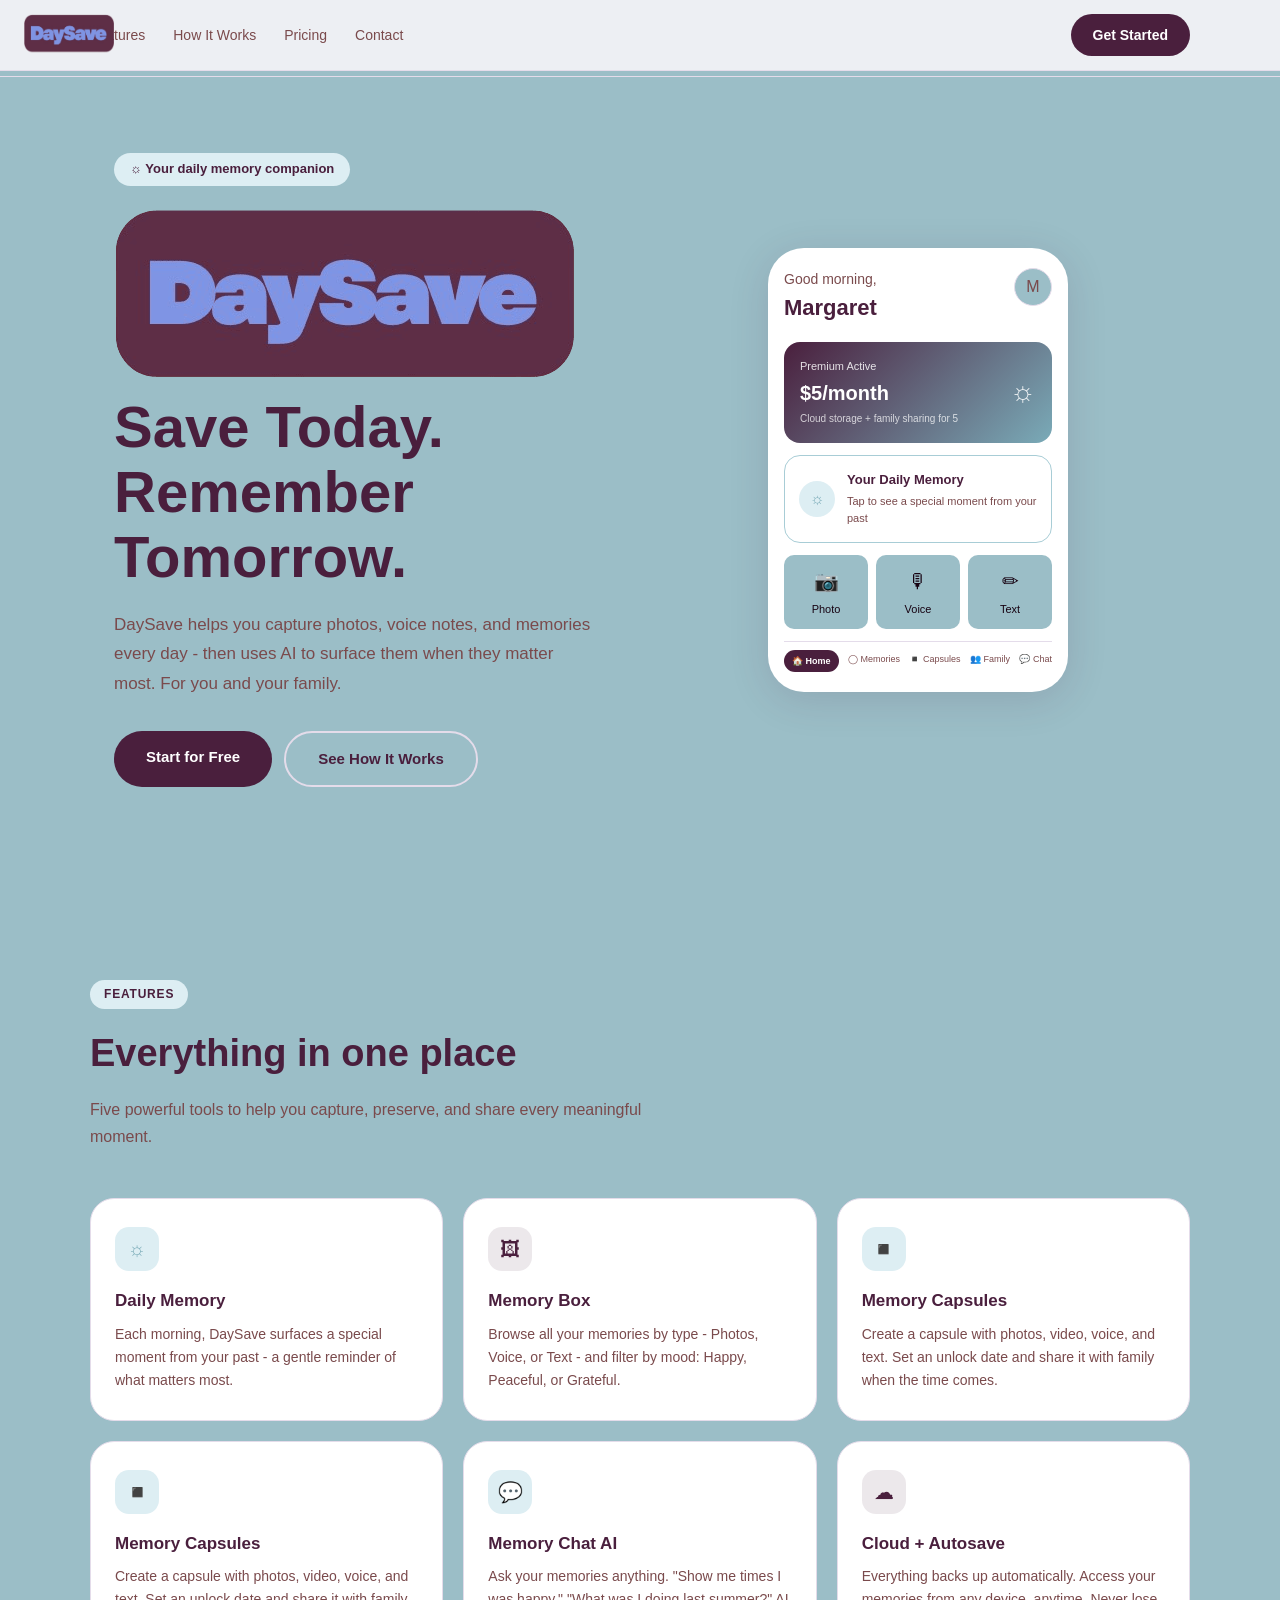
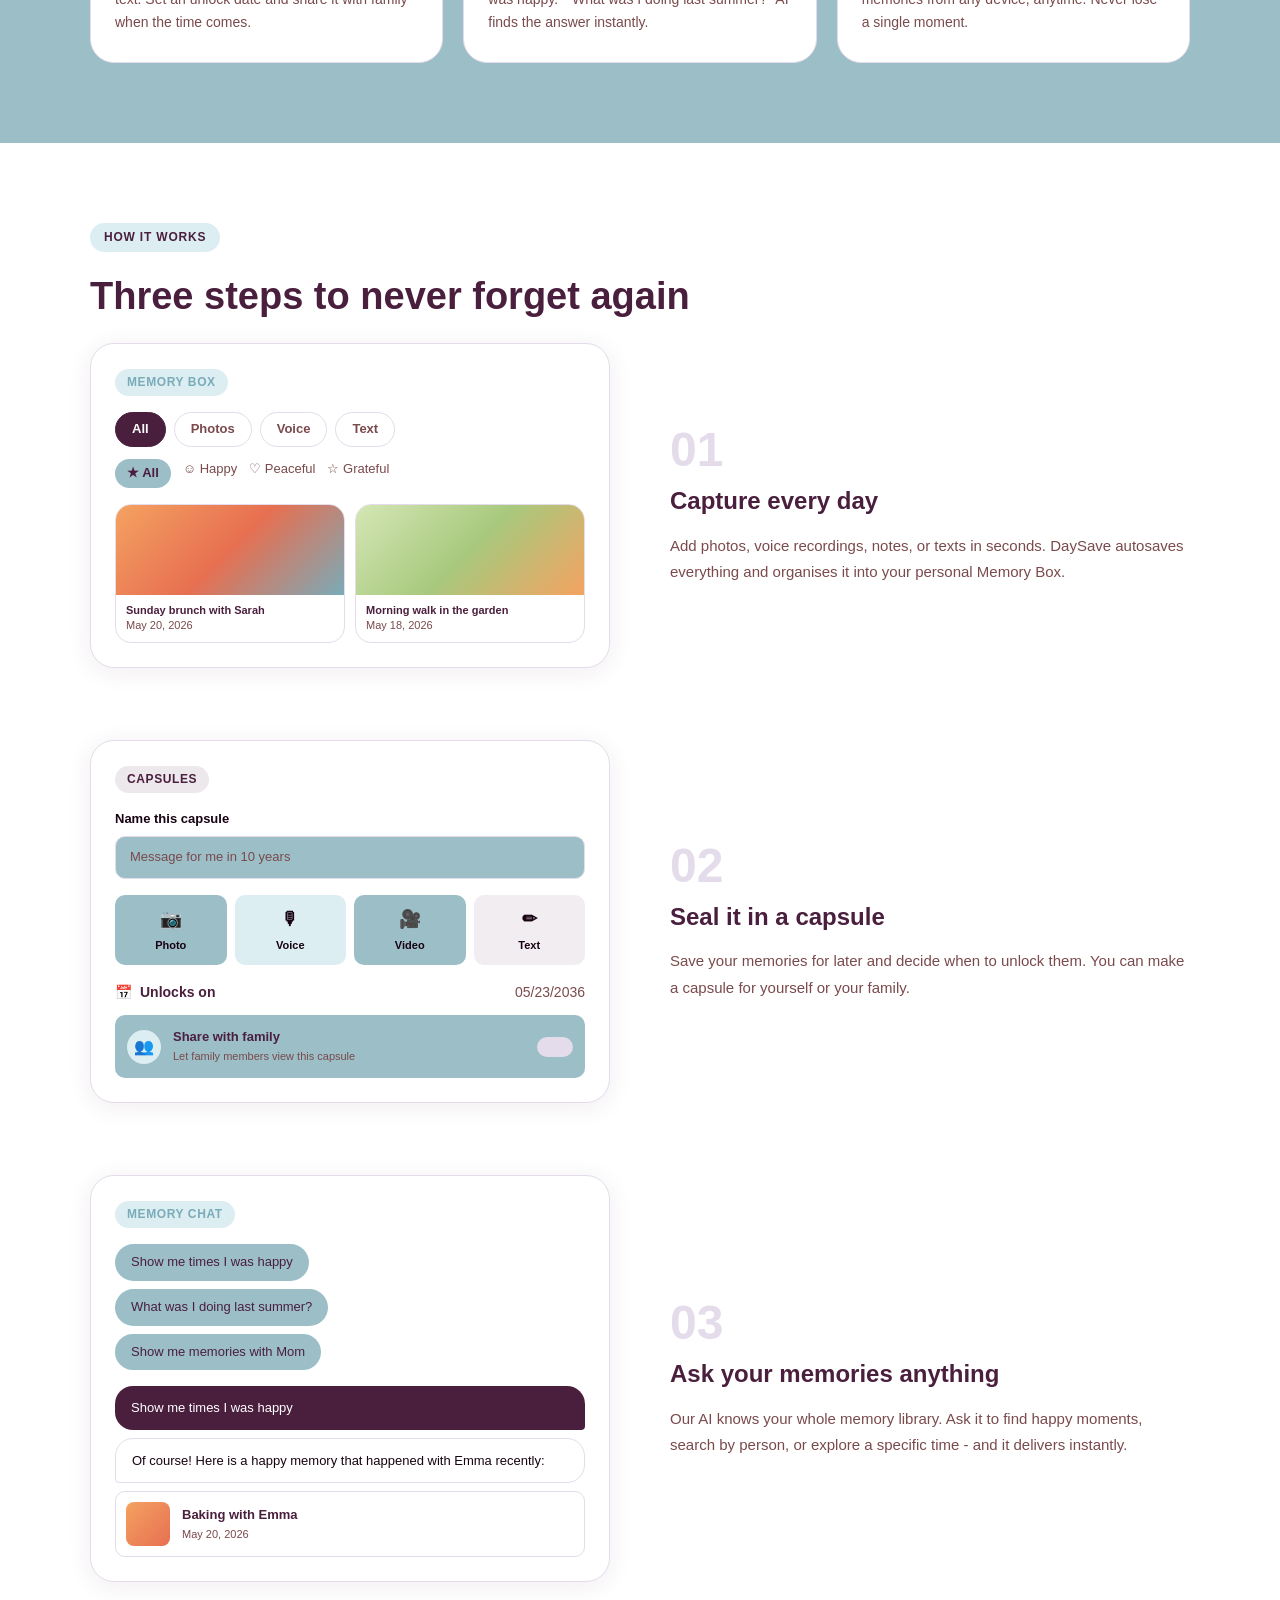
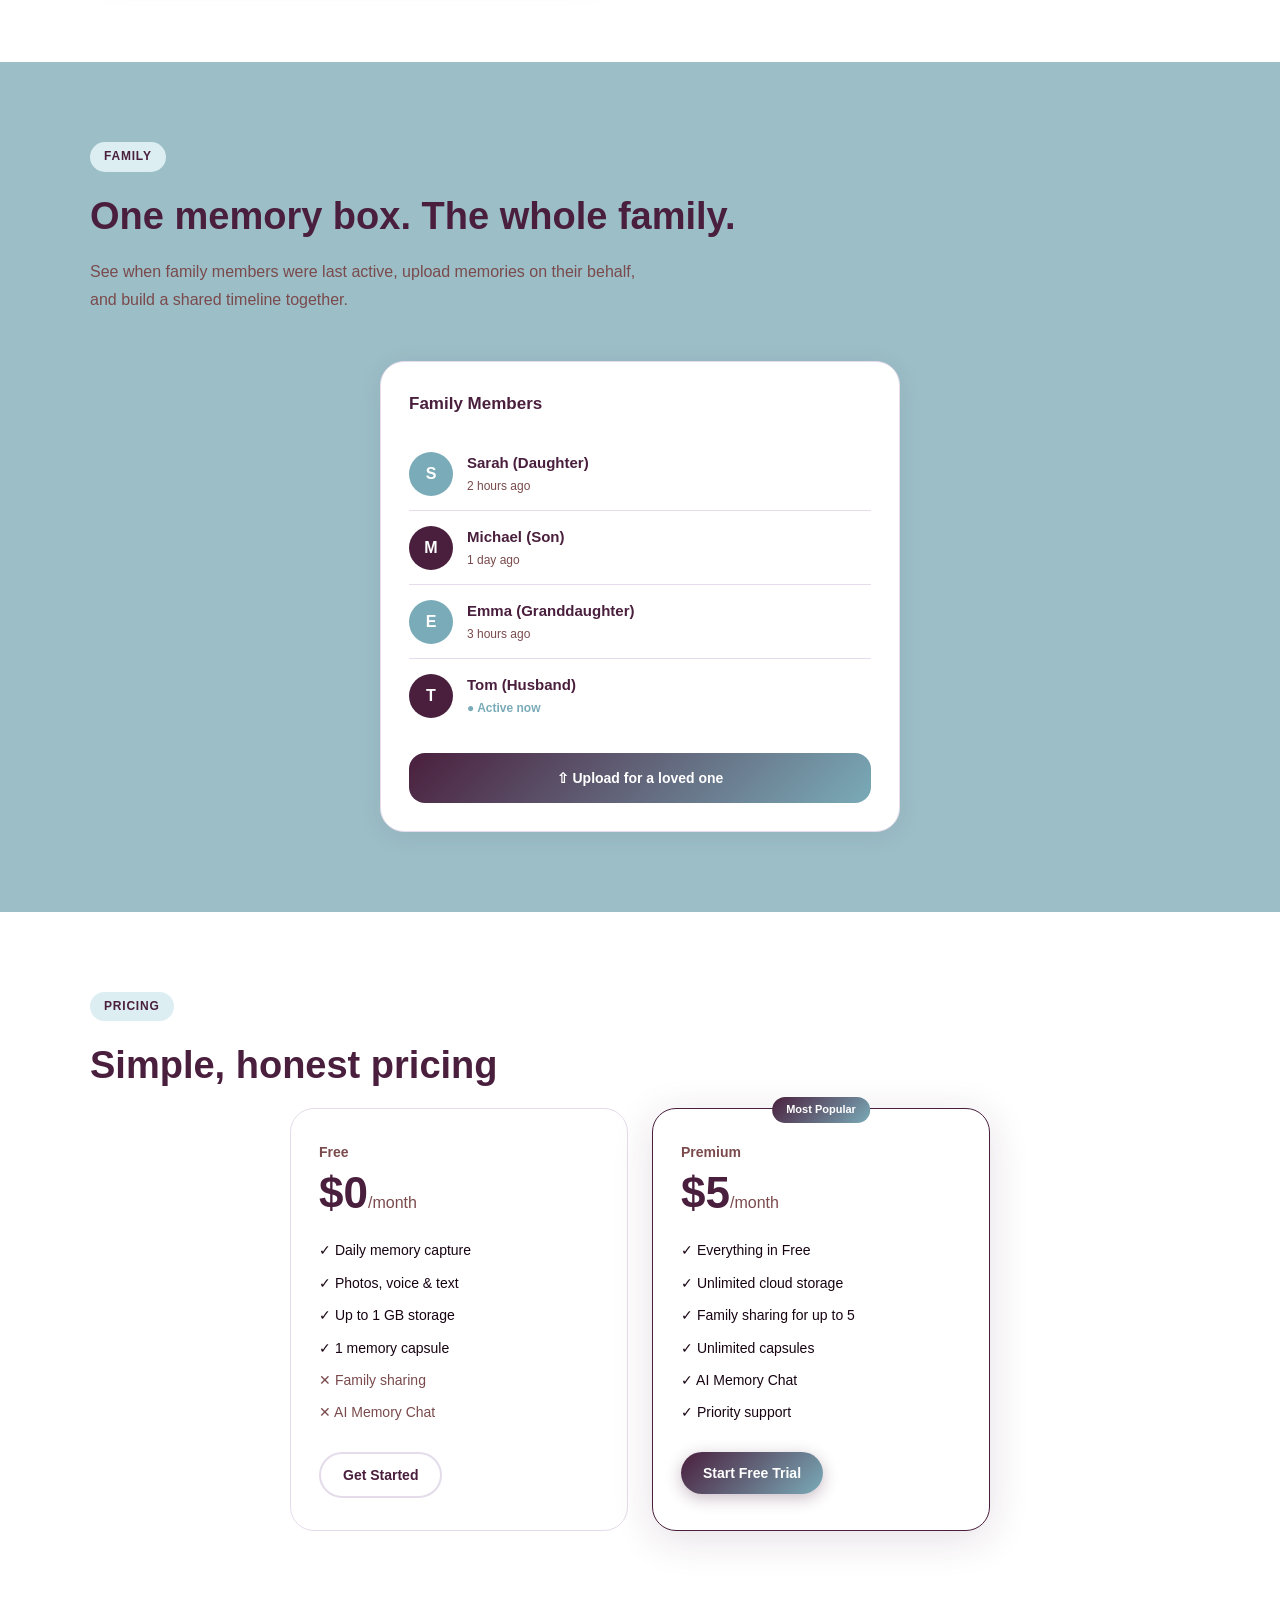
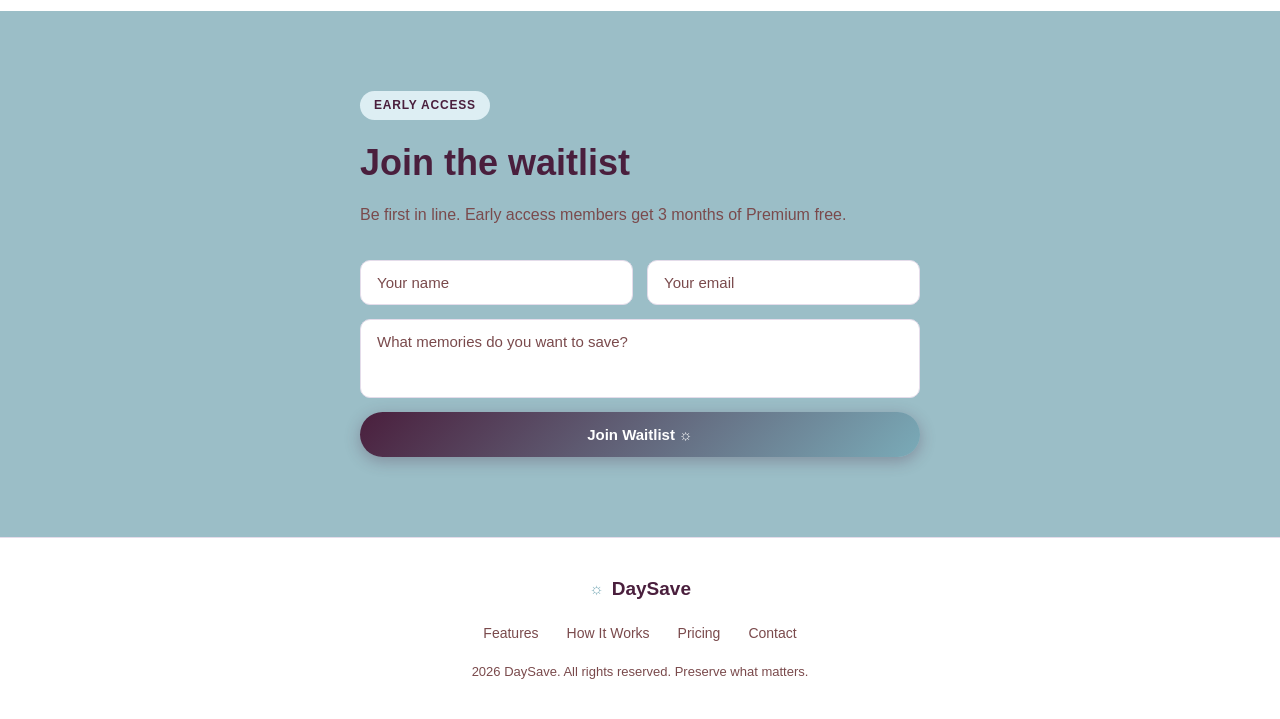
<file: index.html>
<!doctype html>
<html lang="en">
  <head>
    <meta charset="UTF-8" />
    <meta name="viewport" content="width=device-width, initial-scale=1.0" />
    <title>DaySave - Preserve What Matters</title>
    <link rel="stylesheet" href="styles.css" />
  </head>
  <body>
    <!-- NAV -->
    <nav class="nav" id="nav">
        <nav class="nav_logo">
        <img src = "Logo1.png" width="90px" height="40px">
        </nav>
      <div class="nav__inner">
        <ul class="nav__links" id="navLinks">
          <li><a href="#features">Features</a></li>
          <li><a href="#how-it-works">How It Works</a></li>
          <li><a href="#pricing">Pricing</a></li>
          <li><a href="#contact">Contact</a></li>
        </ul>
        <a href="#contact" class="btn">Get Started</a>
        <button class="dream" id="dream">&#9776;</button>
      </div>
    </nav>

    <!-- HERO -->
    <section class="hero">
      <div class="hero__text">
        <div class="hero__badge">☼ Your daily memory companion</div>
        <img src = "Logo1.png">
        <h1>Save Today.<br />Remember Tomorrow.</h1>
        <p>
          DaySave helps you capture photos, voice notes, and memories every day
          - then uses AI to surface them when they matter most. For you and your
          family.
        </p>
        <div class="hero__btns">
          <a href="#contact" class="btn btn--lg">Start for Free</a>
          <a href="#features" class="btn btn--outline btn--lg"
            >See How It Works</a
          >
        </div>
      </div>
      <div class="hero__phone">
        <div class="phone">
          <div class="phone__screen">
            <div class="app-header">
              <div>
                <div class="app-greeting">Good morning,</div>
                <div class="app-name-big">Margaret</div>
              </div>
              <div class="app-avatar">M</div>
            </div>
            <div class="premium-card">
              <div>
                <div class="premium-label">Premium Active</div>
                <div class="premium-price">$5/month</div>
                <div class="premium-sub">
                  Cloud storage + family sharing for 5
                </div>
              </div>
              <div class="premium-icon">☼</div>
            </div>
            <div class="daily-card">
              <div class="daily-icon">☼</div>
              <div>
                <div class="daily-title">Your Daily Memory</div>
                <div class="daily-sub">
                  Tap to see a special moment from your past
                </div>
              </div>
            </div>
            <div class="capture-row">
              <div class="capture-btn">
                <span>&#128247;</span>
                <span>Photo</span>
              </div>
              <div class="capture-btn">
                <span>&#127897;</span>
                <span>Voice</span>
              </div>
              <div class="capture-btn">
                <span>&#9999;</span>
                <span>Text</span>
              </div>
            </div>
            <div class="app-tabs">
              <div class="tab tab--active">&#127968; Home</div>
              <div class="tab">&#9711; Memories</div>
              <div class="tab">&#9726; Capsules</div>
              <div class="tab">&#128101; Family</div>
              <div class="tab">&#128172; Chat</div>
            </div>
          </div>
        </div>
      </div>
    </section>

    <!-- FEATURES -->
    <section class="section" id="features">
      <div class="section__inner">
        <div class="section__label">Features</div>
        <h2>Everything in one place</h2>
        <p class="section__sub">
          Five powerful tools to help you capture, preserve, and share every
          meaningful moment.
        </p>
        <div class="feature-grid">
          <div class="feature-card fade">
            <div class="feature-card__icon teal">☼</div>
            <h3>Daily Memory</h3>
            <p>
              Each morning, DaySave surfaces a special moment from your past - a
              gentle reminder of what matters most.
            </p>
          </div>

          <div class="feature-card fade">
            <div class="feature-card__icon plum">&#128444;</div>
            <h3>Memory Box</h3>
            <p>
              Browse all your memories by type - Photos, Voice, or Text - and
              filter by mood: Happy, Peaceful, or Grateful.
            </p>
          </div>

          <div class="feature-card fade">
            <div class="feature-card__icon teal">&#9726;</div>
            <h3>Memory Capsules</h3>
            <p>
              Create a capsule with photos, video, voice, and text. Set an
              unlock date and share it with family when the time comes.
            </p>
          </div>

          <div class="feature-card fade">
            <div class="feature-card__icon teal">&#9726;</div>
            <h3>Memory Capsules</h3>
            <p>
              Create a capsule with photos, video, voice, and text. Set an
              unlock date and share it with family when the time comes.
            </p>
          </div>

          <div class="feature-card fade">
            <div class="feature-card__icon teal">&#128172;</div>
            <h3>Memory Chat AI</h3>
            <p>
              Ask your memories anything. "Show me times I was happy." "What was
              I doing last summer?" AI finds the answer instantly.
            </p>
          </div>

          <div class="feature-card fade">
            <div class="feature-card__icon plum">&#9729;</div>
            <h3>Cloud + Autosave</h3>
            <p>
              Everything backs up automatically. Access your memories from any
              device, anytime. Never lose a single moment.
            </p>
          </div>
        </div>
      </div>
    </section>

    <!-- APP SCREENS SHOWCASE -->
    <section class="section section--alt" id="how-it-works">
      <div class="section__inner">
        <div class="section__label">How It Works</div>
        <h2>Three steps to never forget again</h2>

            <div class="showcase">
                <div class="showcase__item fade">
                    <div class="showcase__screen">
                        <div class="screen-label teal-label">Memory Box</div>
                        <div class="mem-filters">
                            <span class="chip chip--active">All</span>
                            <span class="chip">Photos</span>
                            <span class="chip">Voice</span>
                            <span class="chip">Text</span>
                        </div>
                        <div class="mem-moods">
                            <span class="mood mood--active">&#9733; All</span>
                            <span class="mood">&#9786; Happy</span>
                            <span class="mood">&#9825; Peaceful</span>
                            <span class="mood">&#9734; Grateful</span>
                        </div>
                        <div class="mem-grid">
                            <div class="mem-card">
                                <div class="mem-img mem-img--sunset"></div>
                                <div class="mem-info">Sunday brunch with Sarah<br><span>May 20, 2026</span></div>
                            </div>
                            <div class="mem-card">
                                <div class="mem-img mem-img--garden"></div>
                                <div class="mem-info">Morning walk in the garden<br><span>May 18, 2026</span></div>
                            </div>
                        </div>
                    </div>
                    <div class="showcase__text">
                        <div class="step-num">01</div>
                        <h3>Capture every day</h3>
                        <p>Add photos, voice recordings, notes, or texts in seconds. DaySave autosaves everything and organises it into your personal Memory Box.</p>
                    </div>
                </div>

                <div class="showcase__item showcase__item--flip fade">
                    <div class="showcase__text">
                        <div class="step-num">02</div>
                        <h3>Seal it in a capsule</h3>
                        <p>Save your memories for later and decide when to unlock them. You can make a capsule for yourself or your family.</p>
                    </div>
                    <div class="showcase__screen">
                        <div class="screen-label plum-label">Capsules</div>
                        <div class="cap-field">
                            <div class="cap-field__label">Name this capsule</div>
                            <div class="cap-field__input">Message for me in 10 years</div>
                        </div>
                        <div class="cap-add">
                            <div class="cap-btn"><span>&#128247;</span> Photo</div>
                            <div class="cap-btn teal-btn"><span>&#127897;</span> Voice</div>
                            <div class="cap-btn"><span>&#127909;</span> Video</div>
                            <div class="cap-btn plum-btn"><span>&#9999;</span> Text</div>
                        </div>
                        <div class="cap-unlock">
                            <span>&#128197;</span> Unlocks on <span class="cap-date">05/23/2036</span>
                        </div>
                        <div class="cap-share">
                            <span class="cap-share__icon">&#128101;</span>
                            <div>
                                <strong>Share with family</strong>
                                <div>Let family members view this capsule</div>
                            </div>
                            <div class="toggle"></div>
                        </div>
                    </div>
                </div>

                <div class="showcase__item fade">
                    <div class="showcase__screen">
                        <div class="screen-label teal-label">Memory Chat</div>
                        <div class="chat-prompts">
                            <div class="chat-chip">Show me times I was happy</div>
                            <div class="chat-chip">What was I doing last summer?</div>
                            <div class="chat-chip">Show me memories with Mom</div>
                        </div>
                        <div class="chat-bubble chat-bubble--user">Show me times I was happy</div>
                        <div class="chat-bubble chat-bubble--ai">Of course! Here is a happy memory that happened with Emma recently:</div>
                        <div class="chat-result">
                            <div class="chat-result__img"></div>
                            <div>
                                <strong>Baking with Emma</strong>
                                <div class="chat-result__date">May 20, 2026</div>
                            </div>
                        </div>
                    </div>
                    <div class="showcase__text">
                        <div class="step-num">03</div>
                        <h3>Ask your memories anything</h3>
                        <p>Our AI knows your whole memory library. Ask it to find happy moments, search by person, or explore a specific time - and it delivers instantly.</p>
                    </div>
                </div>
              </div>
            </div>

            </div>
          </div>

        </div>
      </div>
    </section>

    <!-- FAMILY -->
    <section class="section" id="family">
      <div class="section__inner">
        <div class="section__label">Family</div>
        <h2>One memory box. The whole family.</h2>
        <p class="section__sub">
          See when family members were last active, upload memories on their
          behalf, and build a shared timeline together.
        </p>
        <div class="family-card fade">
          <div class="family-members">
            <h3>Family Members</h3>
            <div class="member">
              <div class="member__avatar teal-avatar">S</div>
              <div>
                <strong>Sarah (Daughter)</strong>
                <div class="member__time">2 hours ago</div>
              </div>
            </div>
            <div class="member">
              <div class="member__avatar plum-avatar">M</div>
              <div>
                <strong>Michael (Son)</strong>
                <div class="member__time">1 day ago</div>
              </div>
            </div>
            <div class="member">
              <div class="member__avatar teal-avatar">E</div>
              <div>
                <strong>Emma (Granddaughter)</strong>
                <div class="member__time">3 hours ago</div>
              </div>
            </div>
            <div class="member">
              <div class="member__avatar plum-avatar">T</div>
              <div>
                <strong>Tom (Husband)</strong>
                <div class="member__time active">&#9679; Active now</div>
              </div>
            </div>
          </div>
          <div class="family-upload">&#8679; Upload for a loved one</div>
        </div>
      </div>
    </section>

    <!-- PRICING -->
    <section class="section section--alt" id="pricing">
      <div class="section__inner">
        <div class="section__label">Pricing</div>
        <h2>Simple, honest pricing</h2>
        <div class="pricing-cards">
          <div class="pricing-card fade">
            <div class="pricing-plan">Free</div>
            <div class="pricing-price">$0<span>/month</span></div>
            <ul class="pricing-list">
              <li>&#10003; Daily memory capture</li>
              <li>&#10003; Photos, voice &amp; text</li>
              <li>&#10003; Up to 1 GB storage</li>
              <li>&#10003; 1 memory capsule</li>
              <li class="dim">&#10005; Family sharing</li>
              <li class="dim">&#10005; AI Memory Chat</li>
            </ul>
            <a href="#contact" class="btn btn--outline">Get Started</a>
          </div>
          <div class="pricing-card pricing-card--highlight fade">
            <div class="pricing-badge">Most Popular</div>
            <div class="pricing-plan">Premium</div>
            <div class="pricing-price">$5<span>/month</span></div>
            <ul class="pricing-list">
              <li>&#10003; Everything in Free</li>
              <li>&#10003; Unlimited cloud storage</li>
              <li>&#10003; Family sharing for up to 5</li>
              <li>&#10003; Unlimited capsules</li>
              <li>&#10003; AI Memory Chat</li>
              <li>&#10003; Priority support</li>
            </ul>
            <a href="#contact" class="btn btn--gradient">Start Free Trial</a>
          </div>
        </div>
      </div>
    </section>

    <!-- CONTACT -->
    <section class="section" id="contact">
      <div class="section__inner">
        <div class="contact">
          <div class="section__label">Early Access</div>
          <h2>Join the waitlist</h2>
          <p>
            Be first in line. Early access members get 3 months of Premium free.
          </p>
          <form id="contactForm" class="form">
            <div class="form__row">
              <input type="text" name="name" placeholder="Your name" required />
              <input
                type="email"
                name="email"
                placeholder="Your email"
                required
              />
            </div>
            <textarea style="resize: none;"
              name="message"
              rows="3"
              placeholder="What memories do you want to save?"
              resize=none
            ></textarea>
            <button type="submit" class="btn btn--gradient btn--lg">
              Join Waitlist ☼
            </button>
          </form>
          <div class="form__success" id="formSuccess">
            You are on the list! We will be in touch very soon.
          </div>
        </div>
      </div>
    </section>

    <!-- FOOTER -->
    <footer class="footer">
      <div class="footer__inner">
        <div class="logo"><span class="logo__icon">☼</span> DaySave</div>
        <nav>
          <a href="#features">Features</a>
          <a href="#how-it-works">How It Works</a>
          <a href="#pricing">Pricing</a>
          <a href="#contact">Contact</a>
        </nav>
        <p>2026 DaySave. All rights reserved. Preserve what matters.</p>
      </div>
    </footer>

    <script src="script.js"></script>
  </body>
</html>
</file>
<file: styles.css>
/* ===== RESET ===== */
*,
*::before,
*::after {
  margin: 0;
  padding: 0;
  box-sizing: border-box;
}

/* ===== DESIGN TOKENS (from wireframe) ===== */
:root {
  --plum: #4a1f3d; /* headings, primary */
  --plum-deep: #3d1a32; /* highlight plum */
  --plum-light: #7a4f6d; /* lighter plum for accents */
  --teal: #7aabb8; /* blue-gray secondary */
  --teal-light: #a8cdd6; /* lighter teal */
  --teal-bg: #ddeef3;
  --bg: #9bbec7; /*page background */
  --bg-alt: #ede9f0;
  --white: #ffffff;
  --border: #e4dcea;
  --text: #170312;
  --text-soft: #7a4a4c;
  --grad: linear-gradient(135deg, #4a1f3d 0%, #7aabb8 100%);
  --radius-sm: 10px;
  --radius: 16px;
  --radius-lg: 24px;
  --shadow: 0 4px 24px rgba(74, 31, 61, 0.08);
  --shadow-lg: 0 8px 40px rgba(74, 31, 61, 0.14);
  --max: 1100px;
  --ease: all 0.25s ease;
}

html {
  scroll-behavior: smooth;
}

body {
  font-family: -apple-system, BlinkMacSystemFont, "Segoe UI", sans-serif;
  background: var(--bg);
  color: var(--text);
  line-height: 1.6;
  overflow-x: hidden;
}

a {
  text-decoration: none;
  color: inherit;
}
ul {
  list-style: none;
}

/* ===== BUTTONS ===== */
.btn {
  display: inline-block;
  padding: 10px 22px;
  border-radius: 50px;
  font-size: 14px;
  font-weight: 600;
  cursor: pointer;
  border: none;
  font-family: inherit;
  transition: var(--ease);
  background: var(--plum);
  color: var(--white);
}
.btn:hover {
  background: var(--plum-deep);
  transform: translateY(-1px);
}
.btn--lg {
  padding: 14px 32px;
  font-size: 15px;
}
.btn--outline {
  background: transparent;
  border: 2px solid var(--border);
  color: var(--plum);
}
.btn--outline:hover {
  border-color: var(--plum);
  background: transparent;
  transform: translateY(-1px);
}
.btn--gradient {
  background: var(--grad);
  color: var(--white);
  box-shadow: 0 4px 16px rgba(74, 31, 61, 0.3);
}
.btn--gradient:hover {
  opacity: 0.9;
  transform: translateY(-1px);
}

/* ===== NAV ===== */
.nav {
  position: fixed;
  top: 0;
  left: 0;
  right: 0;
  z-index: 100;
  background: rgba(245, 243, 247, 0.92);
  backdrop-filter: blur(12px);
  -webkit-backdrop-filter: blur(12px);
  border-bottom: 1px solid var(--border);
  padding: 14px 24px;
  transition: var(--ease);
}
.nav_logo {
  position: fixed;
  top: 0;
  left: 0;
  right: 0;
  z-index: 100;
  border-bottom: 1px solid var(--border);
  padding: 14px 24px;
  transition: var(--ease);
}

.nav__inner {
  max-width: var(--max);
  margin: 0 auto;
  display: flex;
  align-items: center;
  gap: 32px;
}
.logo {
  display: flex;
  align-items: center;
  gap: 8px;
  font-size: 19px;
  font-weight: 700;
  color: var(--plum);
  flex-shrink: 0;
}
.logo__icon {
  color: var(--teal);
  font-size: 16px;
}

.nav__links {
  display: flex;
  gap: 28px;
  flex: 1;
}
.nav__links a {
  color: var(--text-soft);
  font-size: 14px;
  font-weight: 500;
  transition: var(--ease);
}
.nav__links a:hover {
  color: var(--plum);
}

.nav .btn {
  margin-left: auto;
}

.dream {
  display: none;
  margin-left: auto;
  background: none;
  border: none;
  font-size: 22px;
  cursor: pointer;
  color: var(--plum);
}

/* ===== HERO ===== */
.hero {
  min-height: 100vh;
  display: grid;
  grid-template-columns: 1fr 1fr;
  align-items: center;
  gap: 60px;
  max-width: var(--max);
  margin: 0 auto;
  padding: 120px 24px 80px;
}

.hero__badge {
  display: inline-flex;
  align-items: center;
  gap: 6px;
  padding: 6px 16px;
  background: var(--teal-bg);
  border-radius: 50px;
  color: var(--plum);
  font-size: 13px;
  font-weight: 600;
  margin-bottom: 20px;
}

.hero__text h1 {
  font-size: clamp(36px, 5vw, 58px);
  font-weight: 800;
  color: var(--plum);
  line-height: 1.12;
  margin-bottom: 20px;
}

.hero__text p {
  font-size: 17px;
  color: var(--text-soft);
  max-width: 480px;
  line-height: 1.75;
  margin-bottom: 32px;
}

.hero__btns {
  display: flex;
  gap: 12px;
  flex-wrap: wrap;
}

/* Phone mockup */
.hero__phone {
  display: flex;
  justify-content: center;
}

.phone {
  width: 300px;
  background: var(--white);
  border-radius: 36px;
  box-shadow: var(--shadow-lg);
  padding: 20px 16px;
  animation: floatPhone 5s ease-in-out infinite;
}

@keyframes floatPhone {
  0%,
  100% {
    transform: translateY(0);
  }
  50% {
    transform: translateY(-10px);
  }
}

.phone__screen {
  display: flex;
  flex-direction: column;
  gap: 12px;
}

.app-header {
  display: flex;
  justify-content: space-between;
  align-items: flex-start;
  margin-bottom: 4px;
}
.app-greeting {
  font-size: 14px;
  color: var(--text-soft);
}
.app-name-big {
  font-size: 22px;
  font-weight: 800;
  color: var(--plum);
}
.app-avatar {
  width: 38px;
  height: 38px;
  background: var(--bg);
  border: 1px solid var(--border);
  border-radius: 50%;
  display: flex;
  align-items: center;
  justify-content: center;
  font-size: 16px;
  color: var(--text-soft);
}

.premium-card {
  background: var(--grad);
  border-radius: var(--radius);
  padding: 16px;
  display: flex;
  justify-content: space-between;
  align-items: center;
  color: var(--white);
}
.premium-label {
  font-size: 11px;
  opacity: 0.85;
  margin-bottom: 2px;
}
.premium-price {
  font-size: 20px;
  font-weight: 800;
}
.premium-sub {
  font-size: 10px;
  opacity: 0.75;
  margin-top: 2px;
}
.premium-icon {
  font-size: 28px;
  opacity: 0.9;
}

.daily-card {
  display: flex;
  align-items: center;
  gap: 12px;
  background: var(--white);
  border: 1.5px solid var(--teal-light);
  border-radius: var(--radius);
  padding: 14px;
}
.daily-icon {
  width: 36px;
  height: 36px;
  background: var(--teal-bg);
  border-radius: 50%;
  display: flex;
  align-items: center;
  justify-content: center;
  color: var(--teal);
  font-size: 16px;
  flex-shrink: 0;
}
.daily-title {
  font-size: 13px;
  font-weight: 700;
  color: var(--plum);
}
.daily-sub {
  font-size: 11px;
  color: var(--text-soft);
  margin-top: 2px;
}

.capture-row {
  display: flex;
  gap: 8px;
}
.capture-btn {
  flex: 1;
  background: var(--bg);
  border-radius: var(--radius-sm);
  padding: 10px 6px;
  text-align: center;
  font-size: 11px;
  color: var(--text);
  font-weight: 500;
  display: flex;
  flex-direction: column;
  align-items: center;
  gap: 4px;
}
.capture-btn span:first-child {
  font-size: 20px;
}

.app-tabs {
  display: flex;
  justify-content: space-between;
  padding-top: 8px;
  border-top: 1px solid var(--border);
  font-size: 9px;
  color: var(--text-soft);
}
.tab {
  text-align: center;
  padding: 2px 0;
}
.tab--active {
  color: var(--plum);
  font-weight: 700;
  background: var(--plum);
  color: var(--white);
  border-radius: 50px;
  padding: 4px 8px;
  font-size: 9px;
}

/* ===== SHARED SECTION ===== */
.section {
  padding: 80px 24px;
  background: var(--bg);
}
.section--alt {
  background: var(--white);
}

.section__inner {
  max-width: var(--max);
  margin: 0 auto;
}

.section__label {
  display: inline-block;
  padding: 5px 14px;
  background: var(--teal-bg);
  border-radius: 50px;
  color: var(--plum);
  font-size: 12px;
  font-weight: 700;
  letter-spacing: 0.8px;
  text-transform: uppercase;
  margin-bottom: 14px;
}

.section__inner > h2 {
  font-size: clamp(24px, 3.5vw, 38px);
  font-weight: 800;
  color: var(--plum);
  margin-bottom: 12px;
}

.section__sub {
  color: var(--text-soft);
  font-size: 16px;
  max-width: 560px;
  margin-bottom: 48px;
  line-height: 1.7;
}

/* ===== FEATURE GRID ===== */
.feature-grid {
  display: grid;
  grid-template-columns: repeat(3, 1fr);
  gap: 20px;
}

.feature-card {
  background: var(--white);
  border: 1px solid var(--border);
  border-radius: var(--radius-lg);
  padding: 28px 24px;
  transition: var(--ease);
}
.feature-card:hover {
  transform: translateY(-4px);
  box-shadow: var(--shadow);
}
.feature-card--highlight {
  background: linear-gradient(
    145deg,
    rgba(74, 31, 61, 0.06),
    rgba(122, 171, 184, 0.08)
  );
  border-color: var(--teal-light);
}

.feature-card__icon {
  width: 44px;
  height: 44px;
  border-radius: 14px;
  display: flex;
  align-items: center;
  justify-content: center;
  font-size: 20px;
  margin-bottom: 16px;
}
.teal {
  background: var(--teal-bg);
  color: var(--teal);
}
.plum {
  background: rgba(74, 31, 61, 0.1);
  color: var(--plum);
}

.feature-card h3 {
  font-size: 17px;
  font-weight: 700;
  margin-bottom: 8px;
  color: var(--plum);
}
.feature-card p {
  font-size: 14px;
  color: var(--text-soft);
  line-height: 1.65;
}

/* ===== APP SHOWCASE ===== */
.showcase {
  display: flex;
  flex-direction: column;
  gap: 72px;
  margin-top: 16px;
}

.showcase__item {
  display: grid;
  grid-template-columns: 1fr 1fr;
  gap: 60px;
  align-items: center;
}
.showcase__item--flip {
  direction: rtl;
}
.showcase__item--flip > * {
  direction: ltr;
}

.step-num {
  font-size: 48px;
  font-weight: 900;
  color: var(--border);
  line-height: 1;
  margin-bottom: 8px;
}
.showcase__text h3 {
  font-size: 24px;
  font-weight: 700;
  color: var(--plum);
  margin-bottom: 12px;
}
.showcase__text p {
  font-size: 15px;
  color: var(--text-soft);
  line-height: 1.75;
}

/* Screen mock panels */
.showcase__screen {
  background: var(--white);
  border: 1px solid var(--border);
  border-radius: var(--radius-lg);
  padding: 24px;
  box-shadow: var(--shadow);
}

.screen-label {
  font-size: 12px;
  font-weight: 700;
  letter-spacing: 0.6px;
  text-transform: uppercase;
  margin-bottom: 16px;
  display: inline-block;
  padding: 4px 12px;
  border-radius: 50px;
}
.teal-label {
  background: var(--teal-bg);
  color: var(--teal);
}
.plum-label {
  background: rgba(74, 31, 61, 0.1);
  color: var(--plum);
}

/* Memory box screen */
.mem-filters {
  display: flex;
  gap: 8px;
  margin-bottom: 12px;
  flex-wrap: wrap;
}
.chip {
  padding: 6px 16px;
  border-radius: 50px;
  font-size: 13px;
  font-weight: 600;
  background: var(--white);
  border: 1.5px solid var(--border);
  color: var(--text-soft);
}
.chip--active {
  background: var(--plum);
  color: var(--white);
  border-color: var(--plum);
}

.mem-moods {
  display: flex;
  gap: 12px;
  margin-bottom: 16px;
  font-size: 13px;
  color: var(--text-soft);
}
.mood--active {
  color: var(--plum);
  font-weight: 600;
  background: var(--bg);
  padding: 4px 12px;
  border-radius: 50px;
}

.mem-grid {
  display: grid;
  grid-template-columns: 1fr 1fr;
  gap: 10px;
}
.mem-card {
  background: var(--white);
  border-radius: var(--radius);
  overflow: hidden;
  border: 1px solid var(--border);
}
.mem-img {
  height: 90px;
  background: var(--bg-alt);
}
.mem-img--sunset {
  background: linear-gradient(135deg, #f4a261, #e76f51, #7aabb8);
}
.mem-img--garden {
  background: linear-gradient(135deg, #d4e6b5, #a8c97d, #f4a261);
}

.mem-info {
  padding: 8px 10px;
  font-size: 11px;
  font-weight: 600;
  color: var(--plum);
  line-height: 1.4;
}
.mem-info span {
  font-weight: 400;
  color: var(--text-soft);
}

/* Capsule screen */
.cap-field {
  margin-bottom: 16px;
}
.cap-field__label {
  font-size: 13px;
  font-weight: 700;
  margin-bottom: 6px;
}
.cap-field__input {
  padding: 10px 14px;
  border: 1.5px solid var(--border);
  border-radius: var(--radius-sm);
  font-size: 13px;
  color: var(--text-soft);
  background: var(--bg);
}

.cap-add {
  display: grid;
  grid-template-columns: repeat(4, 1fr);
  gap: 8px;
  margin-bottom: 16px;
}
.cap-btn {
  background: var(--bg);
  border-radius: var(--radius-sm);
  padding: 10px 4px;
  text-align: center;
  font-size: 11px;
  color: var(--text);
  font-weight: 600;
  display: flex;
  flex-direction: column;
  align-items: center;
  gap: 4px;
}
.cap-btn span {
  font-size: 18px;
}
.teal-btn {
  background: var(--teal-bg);
}
.plum-btn {
  background: rgba(74, 31, 61, 0.08);
}

.cap-unlock {
  display: flex;
  align-items: center;
  gap: 8px;
  font-size: 14px;
  font-weight: 600;
  color: var(--plum);
  margin-bottom: 12px;
}
.cap-date {
  color: var(--text-soft);
  font-weight: 400;
  margin-left: auto;
}

.cap-share {
  display: flex;
  align-items: center;
  gap: 12px;
  padding: 12px;
  background: var(--bg);
  border-radius: var(--radius-sm);
  font-size: 13px;
}
.cap-share__icon {
  width: 34px;
  height: 34px;
  background: var(--teal-bg);
  border-radius: 50%;
  display: flex;
  align-items: center;
  justify-content: center;
  font-size: 16px;
  color: var(--teal);
  flex-shrink: 0;
}
.cap-share strong {
  display: block;
  font-size: 13px;
  color: var(--plum);
}
.cap-share div {
  font-size: 11px;
  color: var(--text-soft);
}
.toggle {
  margin-left: auto;
  width: 36px;
  height: 20px;
  background: var(--border);
  border-radius: 50px;
  flex-shrink: 0;
}

/* Chat screen */
.chat-prompts {
  display: flex;
  flex-direction: column;
  gap: 8px;
  margin-bottom: 16px;
}
.chat-chip {
  display: inline-block;
  background: var(--bg);
  border-radius: 50px;
  padding: 8px 16px;
  font-size: 13px;
  color: var(--plum);
  font-weight: 500;
  align-self: flex-start;
}

.chat-bubble {
  padding: 12px 16px;
  border-radius: 18px;
  font-size: 13px;
  margin-bottom: 8px;
  line-height: 1.5;
}
.chat-bubble--user {
  background: var(--plum);
  color: var(--white);
  align-self: flex-end;
  margin-left: auto;
  border-radius: 18px 18px 4px 18px;
}
.chat-bubble--ai {
  background: var(--white);
  border: 1px solid var(--border);
  color: var(--text);
  border-radius: 18px 18px 18px 4px;
}

.chat-result {
  display: flex;
  align-items: center;
  gap: 12px;
  padding: 10px;
  background: var(--white);
  border: 1px solid var(--border);
  border-radius: var(--radius-sm);
}
.chat-result__img {
  width: 44px;
  height: 44px;
  border-radius: 8px;
  background: linear-gradient(135deg, #f4a261, #e76f51);
  flex-shrink: 0;
}
.chat-result strong {
  font-size: 13px;
  color: var(--plum);
  display: block;
}
.chat-result__date {
  font-size: 11px;
  color: var(--text-soft);
}

/* ===== FAMILY SECTION ===== */
.family-card {
  max-width: 520px;
  margin: 0 auto;
  background: var(--white);
  border: 1px solid var(--border);
  border-radius: var(--radius-lg);
  padding: 28px;
  box-shadow: var(--shadow);
}
.family-card h3 {
  font-size: 17px;
  font-weight: 700;
  color: var(--plum);
  margin-bottom: 20px;
}

.member {
  display: flex;
  align-items: center;
  gap: 14px;
  padding: 14px 0;
  border-bottom: 1px solid var(--border);
}
.member:last-child {
  border-bottom: none;
}

.member__avatar {
  width: 44px;
  height: 44px;
  border-radius: 50%;
  display: flex;
  align-items: center;
  justify-content: center;
  font-size: 16px;
  font-weight: 700;
  color: var(--white);
  flex-shrink: 0;
}
.teal-avatar {
  background: var(--teal);
}
.plum-avatar {
  background: var(--plum);
}

.member strong {
  font-size: 15px;
  font-weight: 600;
  color: var(--plum);
  display: block;
}
.member__time {
  font-size: 12px;
  color: var(--text-soft);
  margin-top: 2px;
}
.member__time.active {
  color: var(--teal);
  font-weight: 600;
}

.family-upload {
  margin-top: 20px;
  padding: 14px;
  background: var(--grad);
  color: var(--white);
  border-radius: var(--radius);
  text-align: center;
  font-weight: 600;
  font-size: 14px;
}

/* ===== PRICING ===== */
.pricing-cards {
  display: grid;
  grid-template-columns: 1fr 1fr;
  gap: 24px;
  max-width: 700px;
  margin: 0 auto;
}

.pricing-card {
  background: var(--white);
  border: 1.5px solid var(--border);
  border-radius: var(--radius-lg);
  padding: 32px 28px;
  position: relative;
}
.pricing-card--highlight {
  border-color: var(--plum);
  box-shadow: var(--shadow-lg);
}

.pricing-badge {
  position: absolute;
  top: -12px;
  left: 50%;
  transform: translateX(-50%);
  background: var(--grad);
  color: var(--white);
  font-size: 11px;
  font-weight: 700;
  padding: 4px 14px;
  border-radius: 50px;
  white-space: nowrap;
}

.pricing-plan {
  font-size: 14px;
  font-weight: 600;
  color: var(--text-soft);
  margin-bottom: 8px;
}
.pricing-price {
  font-size: 44px;
  font-weight: 900;
  color: var(--plum);
  line-height: 1;
  margin-bottom: 24px;
}
.pricing-price span {
  font-size: 16px;
  font-weight: 500;
  color: var(--text-soft);
}

.pricing-list {
  list-style: none;
  display: flex;
  flex-direction: column;
  gap: 10px;
  margin-bottom: 28px;
  font-size: 14px;
  color: var(--text);
}
.pricing-list li {
  display: flex;
  align-items: center;
  gap: 8px;
}
.pricing-list .dim {
  color: var(--text-soft);
}

/* ===== CONTACT ===== */
.contact {
  max-width: 560px;
  margin: 0 auto;
}
.contact h2 {
  font-size: clamp(24px, 3.5vw, 36px);
  font-weight: 800;
  color: var(--plum);
  margin-bottom: 10px;
}
.contact > p {
  color: var(--text-soft);
  margin-bottom: 32px;
  font-size: 16px;
}

.form {
  display: flex;
  flex-direction: column;
  gap: 14px;
}
.form__row {
  display: grid;
  grid-template-columns: 1fr 1fr;
  gap: 14px;
}

.form input,
.form textarea {
  width: 100%;
  padding: 13px 16px;
  border: 1.5px solid var(--border);
  border-radius: var(--radius-sm);
  font-size: 15px;
  font-family: inherit;
  color: var(--text);
  background: var(--white);
  outline: none;
  transition: border-color 0.2s;
}
.form input:focus,
.form textarea:focus {
  border-color: var(--plum);
}
.form input::placeholder,
.form textarea::placeholder {
  color: var(--text-soft);
}

.form__success {
  display: none;
  margin-top: 20px;
  padding: 20px 24px;
  background: var(--teal-bg);
  border: 1px solid var(--teal-light);
  border-radius: var(--radius);
  color: var(--plum);
  font-weight: 600;
  font-size: 15px;
}

/* ===== FOOTER ===== */
.footer {
  background: var(--white);
  border-top: 1px solid var(--border);
  padding: 36px 24px;
}
.footer__inner {
  max-width: var(--max);
  margin: 0 auto;
  display: flex;
  flex-direction: column;
  align-items: center;
  gap: 18px;
  text-align: center;
}
.footer nav {
  display: flex;
  gap: 28px;
  flex-wrap: wrap;
  justify-content: center;
}
.footer nav a {
  font-size: 14px;
  color: var(--text-soft);
  transition: var(--ease);
}
.footer nav a:hover {
  color: var(--plum);
}
.footer p {
  font-size: 13px;
  color: var(--text-soft);
}

/* ===== FADE ANIMATION ===== */
.fade {
  opacity: 0;
  transform: translateY(22px);
  transition:
    opacity 0.55s ease,
    transform 0.55s ease;
}
.fade.visible {
  opacity: 1;
  transform: translateY(0);
}

/* ===== RESPONSIVE ===== */
@media (max-width: 900px) {
  .hero {
    grid-template-columns: 1fr;
    text-align: center;
    padding-top: 100px;
    gap: 40px;
  }
  .hero__text p {
    margin-left: auto;
    margin-right: auto;
  }
  .hero__btns {
    justify-content: center;
  }
  .hero__phone {
    order: -1;
  }
  .feature-grid {
    grid-template-columns: 1fr 1fr;
  }
  .showcase__item {
    grid-template-columns: 1fr;
    gap: 32px;
  }
  .showcase__item--flip {
    direction: ltr;
  }
  .pricing-cards {
    grid-template-columns: 1fr;
    max-width: 380px;
  }
}

@media (max-width: 768px) {
  .nav__links {
    display: none;
  }
  .nav .btn {
    display: none;
  }
  .dream {
    display: block;
  }
  .nav__links.open {
    display: flex;
    flex-direction: column;
    position: fixed;
    inset: 0;
    background: var(--bg);
    align-items: center;
    justify-content: center;
    gap: 32px;
    font-size: 20px;
    z-index: 99;
  }
  .nav__links.open a {
    color: var(--plum);
    font-weight: 600;
  }
  .feature-grid {
    grid-template-columns: 1fr;
  }
  .form__row {
    grid-template-columns: 1fr;
  }
  .phone {
    width: 260px;
  }
}

@media (max-width: 480px) {
  .section {
    padding: 56px 20px;
  }
}
</file>
